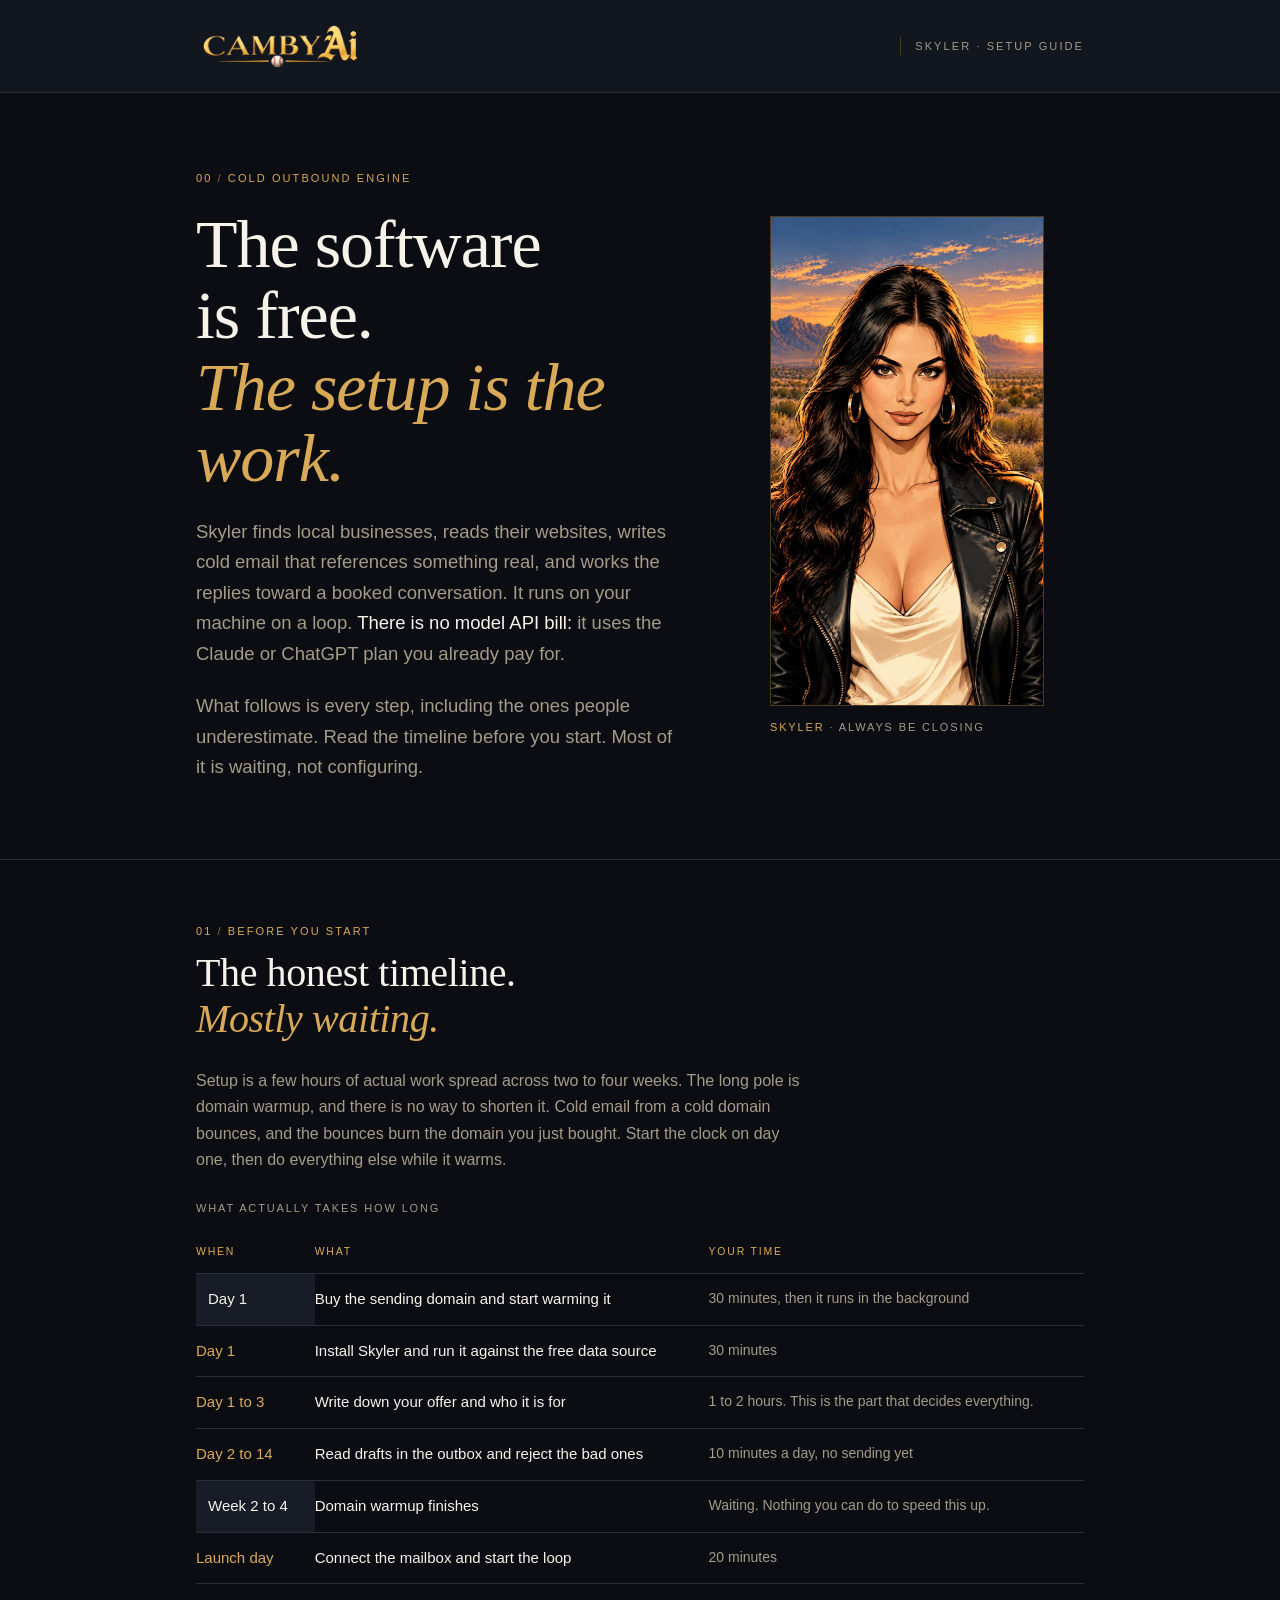
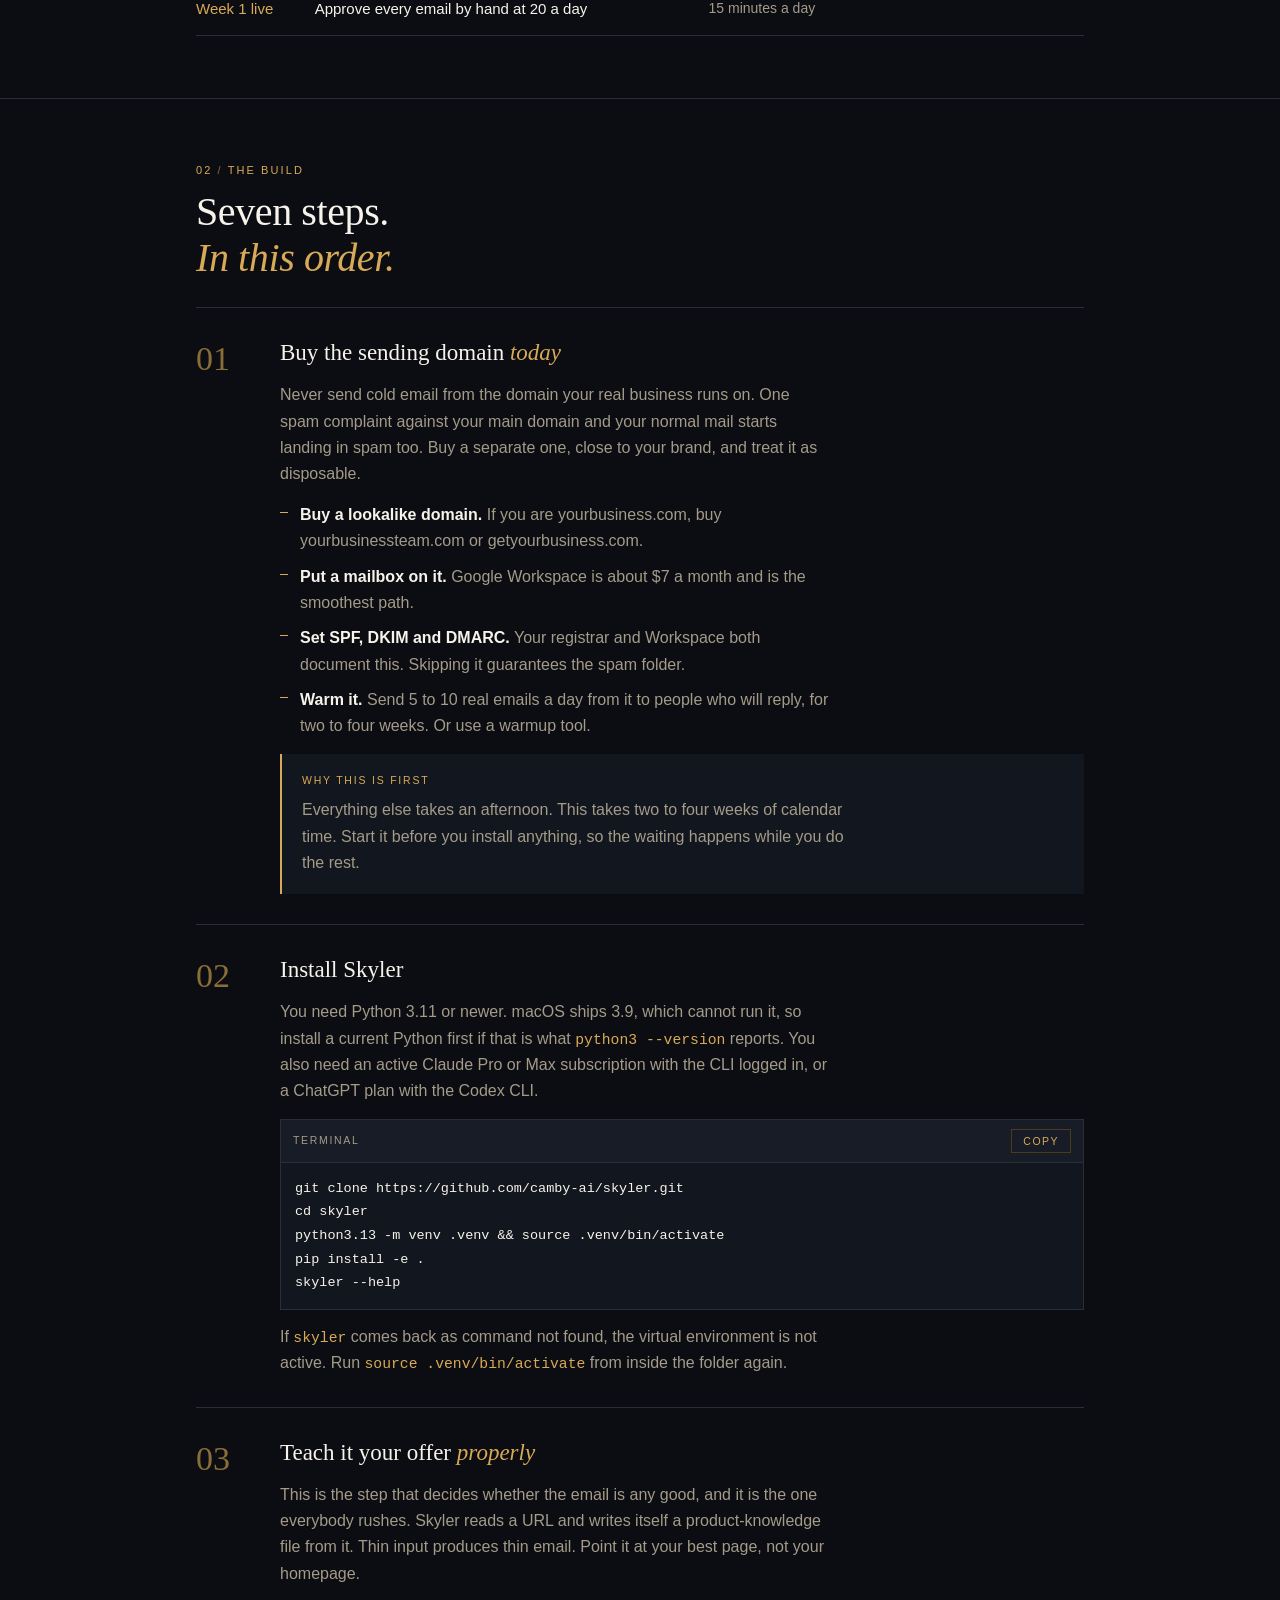
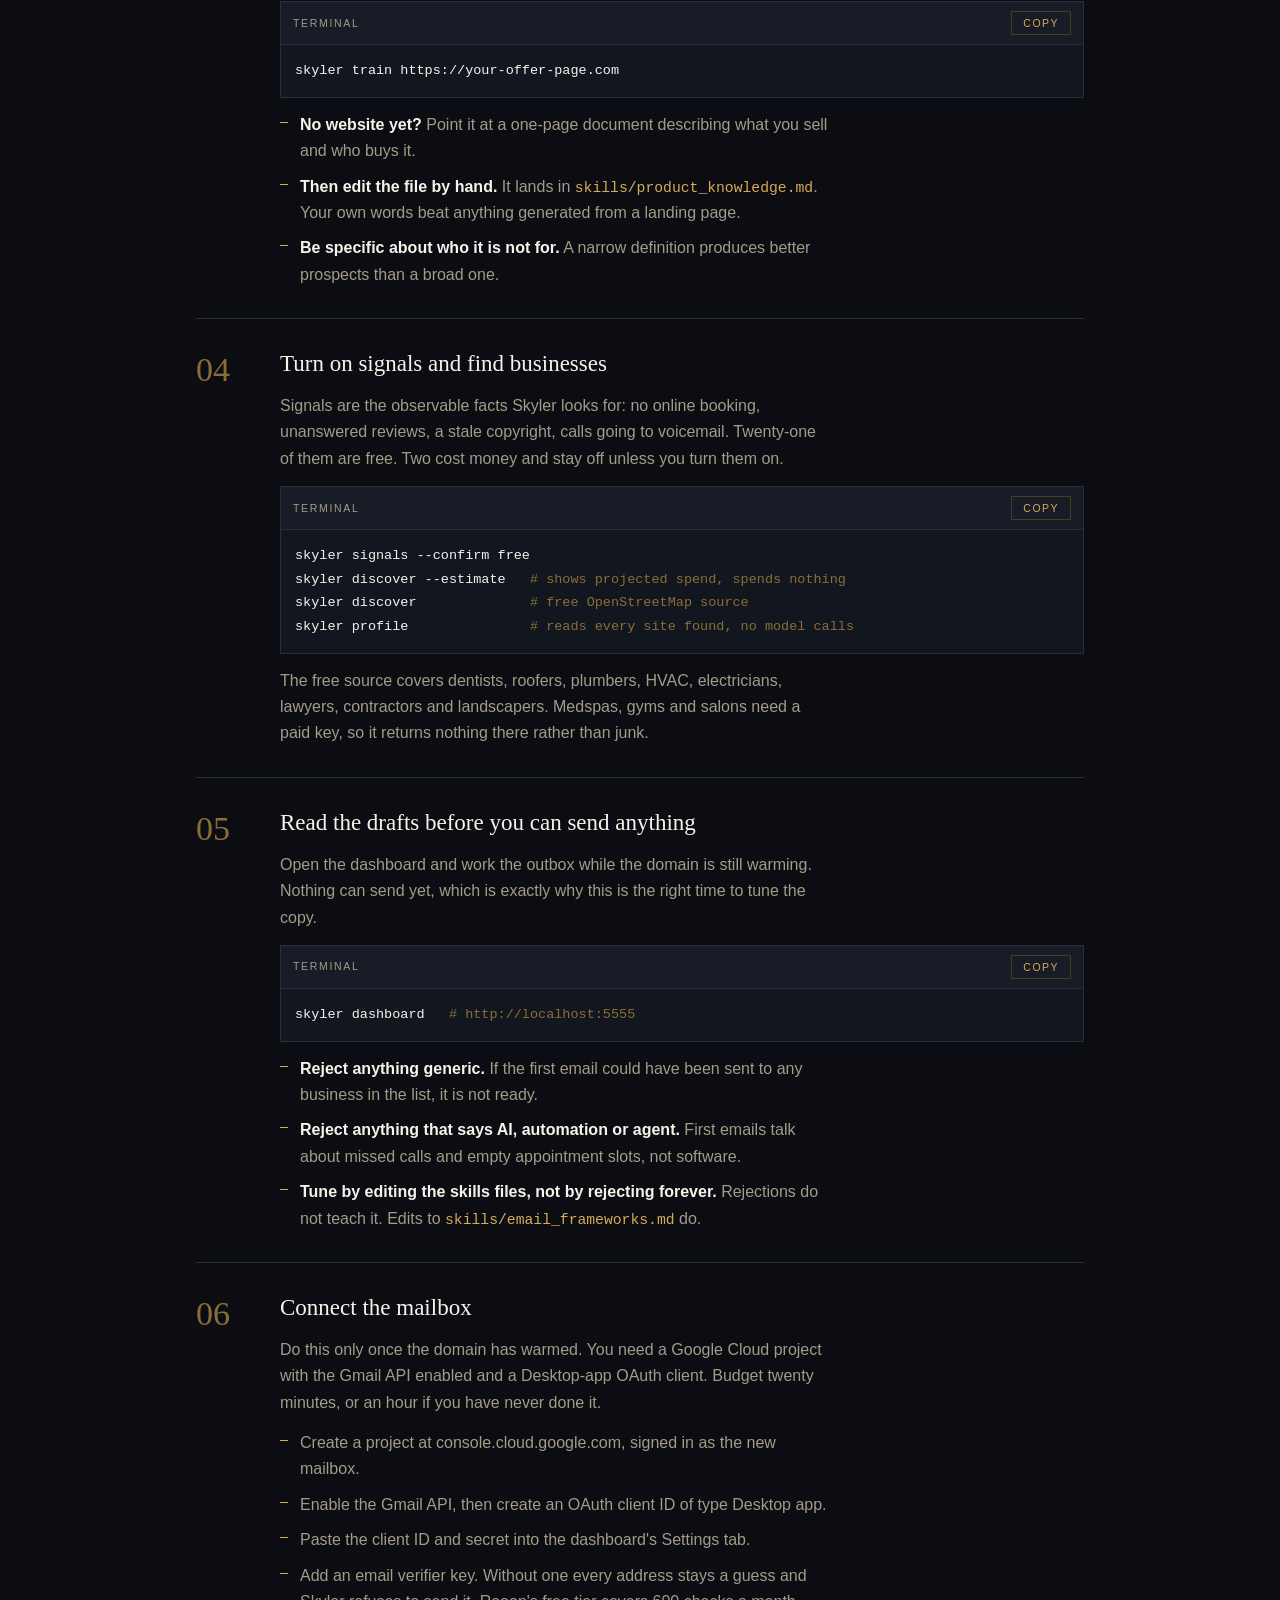
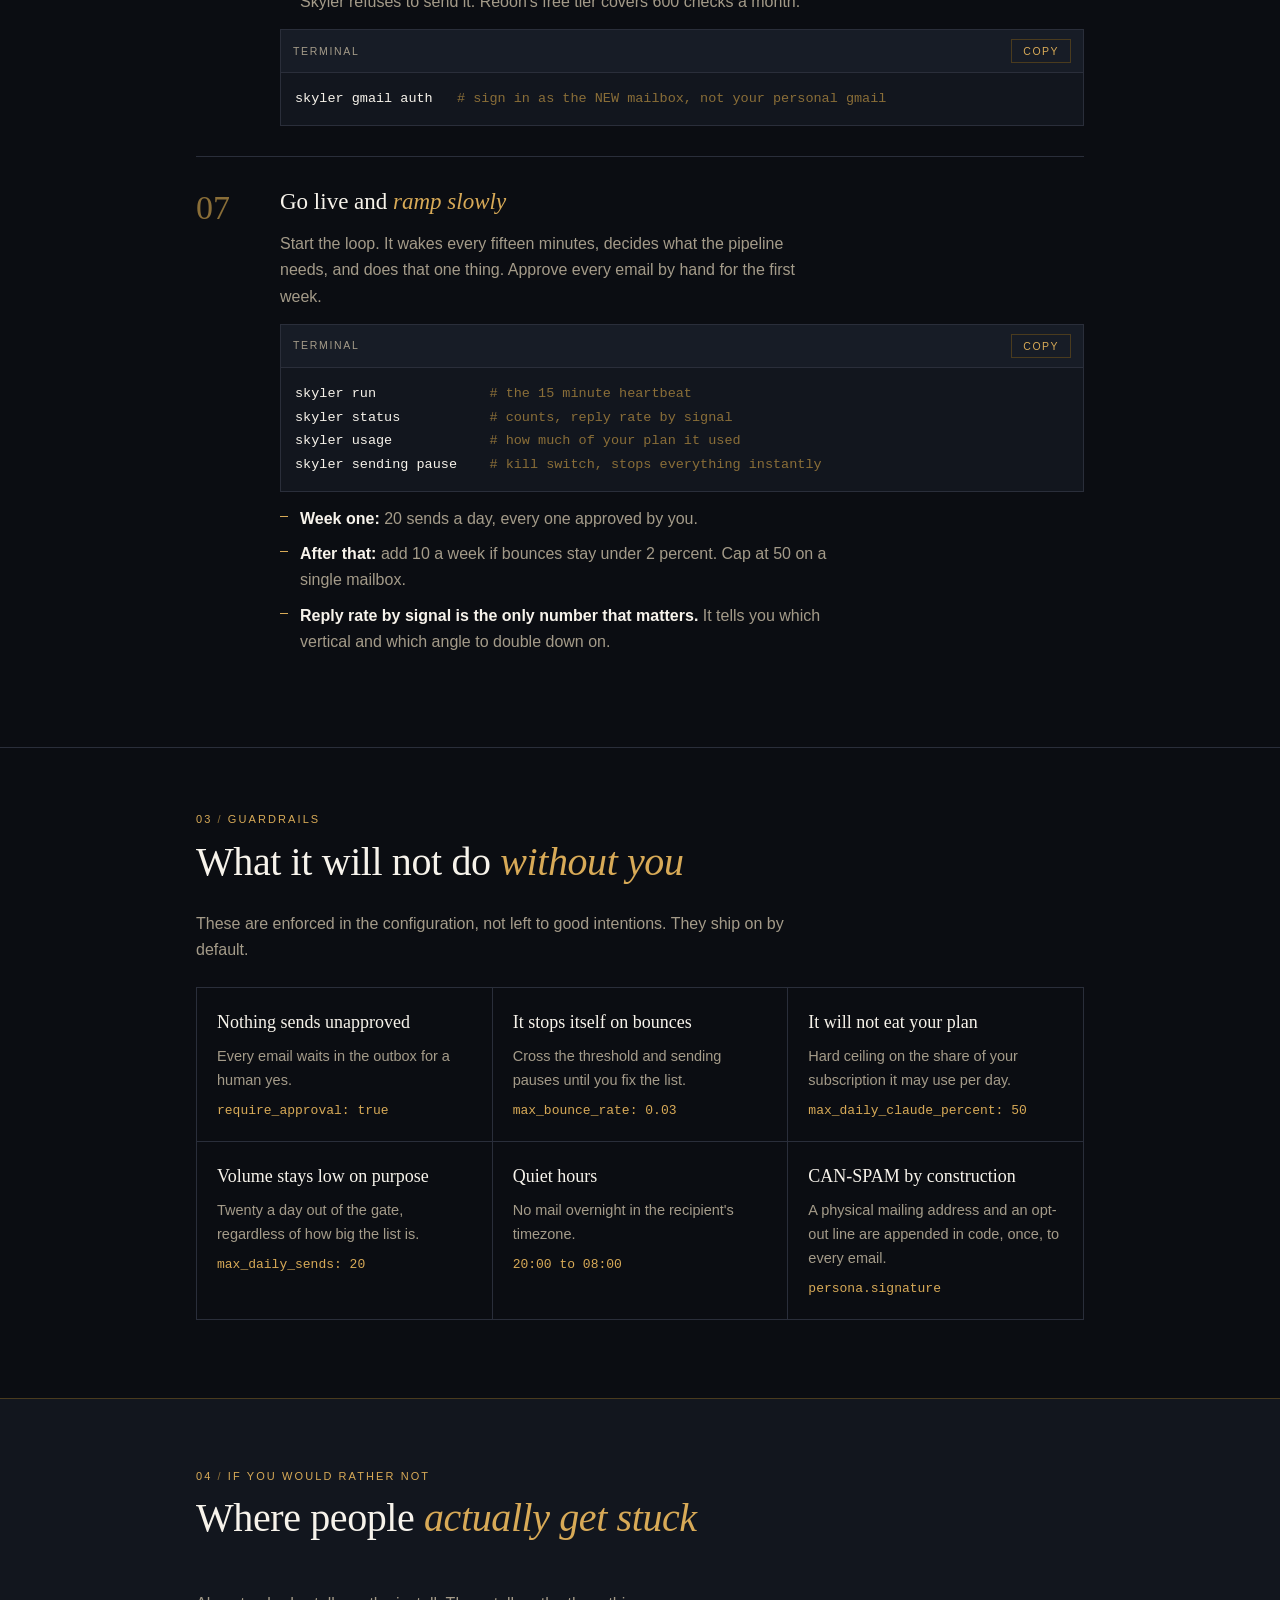
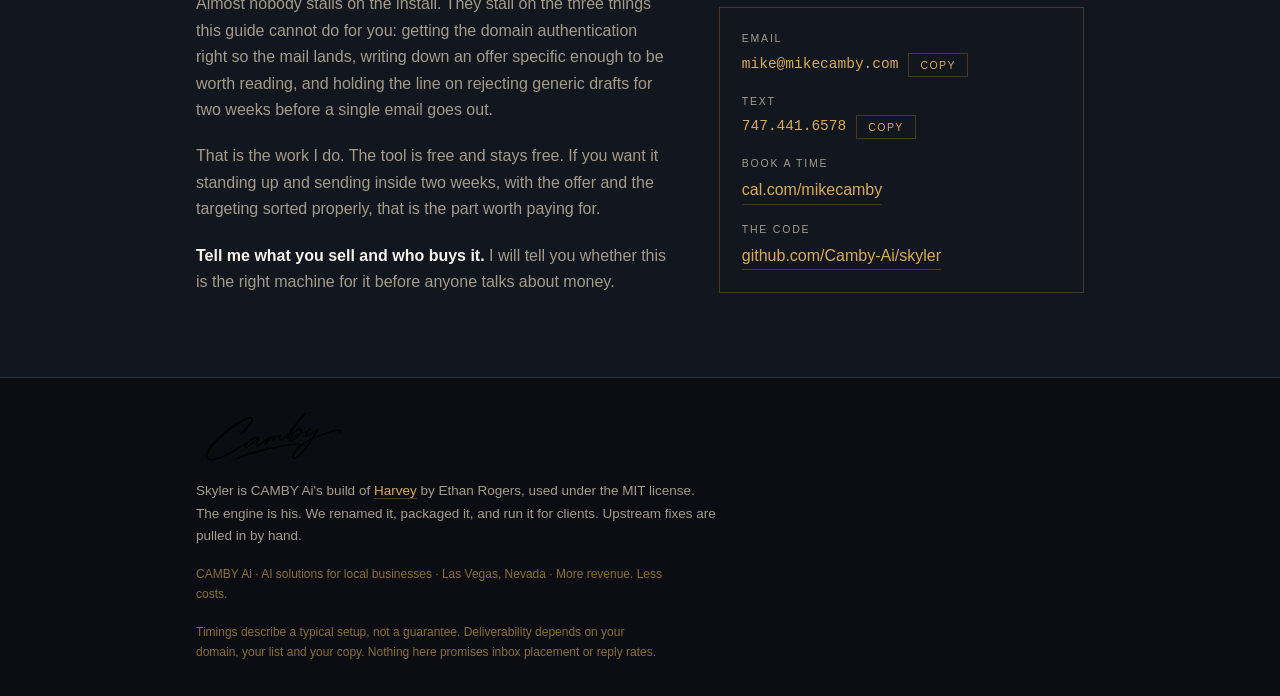
<file: docs/index.html>
<!doctype html>
<html lang="en">
<head>
<meta charset="utf-8">
<meta name="viewport" content="width=device-width, initial-scale=1, viewport-fit=cover">
<title>Skyler Setup Guide &middot; CAMBY Ai</title>
<meta name="description" content="Install Skyler free, then do the part that actually takes work. The full setup guide from CAMBY Ai: the real two to four week timeline, every command in order, and the guardrails that keep it from sending anything you have not approved.">
<meta name="theme-color" content="#0B0D12">
<link rel="icon" href="camby-ai-logo-web.png">
<meta property="og:type" content="website">
<meta property="og:site_name" content="CAMBY Ai">
<meta property="og:title" content="Skyler Setup Guide">
<meta property="og:description" content="Install Skyler free, then do the part that actually takes work. The full setup guide from CAMBY Ai: the real two to four week timeline, every command in order, and the guardrails that keep it from sending anything you have not approved.">
<meta property="og:url" content="https://skyler.mikecamby.com/">
<meta property="og:image" content="https://skyler.mikecamby.com/skyler-avatar.png">
<meta property="og:image:width" content="502">
<meta property="og:image:height" content="900">
<meta name="twitter:card" content="summary_large_image">
<meta name="twitter:title" content="Skyler Setup Guide">
<meta name="twitter:description" content="Install Skyler free, then do the part that actually takes work. The full setup guide from CAMBY Ai: the real two to four week timeline, every command in order, and the guardrails that keep it from sending anything you have not approved.">
<meta name="twitter:image" content="https://skyler.mikecamby.com/skyler-avatar.png">
</head>
<body>
<style>
  /* Layout: single column, left-aligned. Gold hairline rules separate numbered
     sections, mirroring the CAMBY Ai site's "01 / SECTION" structure. */
  :root {
    --bg:        #0B0D12;
    --panel:     #12161E;
    --panel-2:   #171C26;
    --line:      #2A2E3A;
    --line-gold: #4A3B1E;
    --gold:      #D8AA57;
    --gold-dim:  #8A6E38;
    --text:      #F7F3EB;
    --muted:     #A49B89;
    --ink:       #17191D;
    --font-head: Georgia, "Times New Roman", serif;
    --font-body: Arial, Helvetica, sans-serif;
    --font-mono: "SF Mono", ui-monospace, Menlo, Consolas, monospace;
    color-scheme: dark;
  }

  * { box-sizing: border-box; }

  body {
    background: var(--bg);
    color: var(--text);
    font-family: var(--font-body);
    font-size: 16px;
    line-height: 1.65;
    margin: 0;
    -webkit-font-smoothing: antialiased;
  }

  .wrap {
    max-width: 920px;
    margin: 0 auto;
    padding-left: max(16px, env(safe-area-inset-left, 0px));
    padding-right: max(16px, env(safe-area-inset-right, 0px));
  }

  h1, h2, h3, h4 { font-family: var(--font-head); font-weight: normal; text-wrap: balance; margin: 0; }
  h1 { font-size: clamp(38px, 7vw, 68px); line-height: 1.05; letter-spacing: -0.015em; }
  h2 { font-size: clamp(27px, 4.4vw, 40px); line-height: 1.15; letter-spacing: -0.01em; }
  h3 { font-size: clamp(19px, 2.4vw, 23px); line-height: 1.3; }
  h1 em, h2 em { color: var(--gold); font-style: italic; }
  p { margin: 0; }

  .eyebrow {
    font-family: var(--font-body);
    font-size: 11px;
    letter-spacing: 0.19em;
    text-transform: uppercase;
    color: var(--gold);
    margin: 0;
  }
  .eyebrow .sep { color: var(--gold-dim); }

  /* ---------- masthead ---------- */
  .masthead {
    border-bottom: 1px solid var(--line);
    background: var(--panel);
  }
  .masthead .wrap {
    display: flex; align-items: center; justify-content: space-between;
    gap: 16px; flex-wrap: wrap; padding-block: 18px;
  }
  .masthead img { width: 168px; height: auto; display: block; }
  .masthead .tag {
    font-size: 11px; letter-spacing: 0.19em; text-transform: uppercase;
    color: var(--muted); border-left: 1px solid var(--line-gold); padding-left: 14px;
  }

  /* ---------- hero ---------- */
  .hero .wrap { padding-block: clamp(40px, 7vw, 76px); }
  .hero-grid { display: grid; grid-template-columns: 1.35fr 1fr; gap: clamp(28px, 5vw, 56px); align-items: center; }
  .hero-copy { display: flex; flex-direction: column; gap: 22px; min-width: 0; }
  .lede { font-size: clamp(16px, 1.9vw, 18.5px); color: var(--muted); max-width: 54ch; }
  .lede strong { color: var(--text); font-weight: normal; }

  .portrait { position: relative; min-width: 0; }
  .portrait img { width: 100%; max-width: 100%; height: auto; display: block; border: 1px solid var(--line-gold); }
  .portrait figcaption {
    margin-top: 12px; font-size: 11px; letter-spacing: 0.17em;
    text-transform: uppercase; color: var(--muted);
  }
  .portrait figcaption b { color: var(--gold); font-weight: normal; }

  .facts { display: flex; flex-wrap: wrap; gap: 0; border-top: 1px solid var(--line); border-bottom: 1px solid var(--line); }
  .fact { flex: 1 1 150px; min-width: 0; padding: 16px 18px 16px 0; }
  .fact + .fact { border-left: 1px solid var(--line); padding-left: 18px; }
  .fact dt { font-size: 10.5px; letter-spacing: 0.17em; text-transform: uppercase; color: var(--muted); }
  .fact dd { margin: 5px 0 0; font-family: var(--font-head); font-size: 21px; color: var(--gold); }

  /* ---------- sections ---------- */
  section { border-top: 1px solid var(--line); }
  section .wrap { padding-block: clamp(36px, 5.5vw, 62px); }
  .sec-head { display: flex; flex-direction: column; gap: 10px; margin-bottom: 26px; }
  .sec-body { display: flex; flex-direction: column; gap: 20px; max-width: 68ch; }
  .sec-body p { color: var(--muted); }
  .sec-body p strong { color: var(--text); font-weight: bold; }

  /* ---------- timeline table ---------- */
  .scroll-x { overflow-x: auto; }
  table { border-collapse: collapse; width: 100%; min-width: 440px; font-size: 15px; }
  caption {
    text-align: left; font-size: 11px; letter-spacing: 0.17em; text-transform: uppercase;
    color: var(--muted); padding-bottom: 12px;
  }
  th, td { text-align: left; padding: 13px 16px 13px 0; border-bottom: 1px solid var(--line); vertical-align: top; }
  th { font-family: var(--font-body); font-size: 10.5px; letter-spacing: 0.17em; text-transform: uppercase; color: var(--gold); font-weight: normal; }
  td.when { color: var(--gold); white-space: nowrap; font-variant-numeric: tabular-nums; }
  td.what { color: var(--text); }
  td.note { color: var(--muted); font-size: 14px; }
  tr.heavy td.when { color: var(--text); background: var(--panel-2); padding-left: 12px; }

  /* ---------- steps ---------- */
  .step { display: grid; grid-template-columns: 62px 1fr; gap: 0 22px; padding-block: 30px; border-top: 1px solid var(--line); }
  .step:first-of-type { border-top: 0; }
  .step-num { font-family: var(--font-head); font-size: 34px; color: var(--gold-dim); line-height: 1; padding-top: 4px; font-variant-numeric: tabular-nums; }
  .step-body { min-width: 0; display: flex; flex-direction: column; gap: 14px; }
  .step-body > p { color: var(--muted); max-width: 62ch; }
  .step-body h3 em { color: var(--gold); font-style: italic; }

  ul.ticks { list-style: none; margin: 0; padding: 0; display: flex; flex-direction: column; gap: 9px; }
  ul.ticks li { position: relative; padding-left: 20px; color: var(--muted); max-width: 62ch; }
  ul.ticks li::before { content: ""; position: absolute; left: 0; top: 10px; width: 8px; height: 1px; background: var(--gold); }
  ul.ticks li b { color: var(--text); font-weight: bold; }

  /* ---------- code ---------- */
  .code { border: 1px solid var(--line); background: var(--panel); }
  .code-top {
    display: flex; align-items: center; justify-content: space-between; gap: 12px;
    padding: 9px 12px; border-bottom: 1px solid var(--line); background: var(--panel-2);
  }
  .code-top span { font-size: 10.5px; letter-spacing: 0.16em; text-transform: uppercase; color: var(--muted); }
  .copy {
    font-family: var(--font-body); font-size: 10.5px; letter-spacing: 0.14em; text-transform: uppercase;
    background: transparent; color: var(--gold); border: 1px solid var(--line-gold);
    padding: 5px 11px; cursor: pointer;
  }
  .copy:hover { background: var(--gold); color: var(--ink); border-color: var(--gold); }
  .copy:focus-visible { outline: 2px solid var(--gold); outline-offset: 2px; }
  pre { margin: 0; padding: 14px; overflow-x: auto; font-family: var(--font-mono); font-size: 13.5px; line-height: 1.75; color: var(--text); }
  pre .c { color: var(--gold-dim); }
  code { font-family: var(--font-mono); font-size: 0.92em; color: var(--gold); }

  /* ---------- callout ---------- */
  .callout { border-left: 2px solid var(--gold); background: var(--panel); padding: 18px 20px; display: flex; flex-direction: column; gap: 8px; }
  .callout .k { font-size: 10.5px; letter-spacing: 0.17em; text-transform: uppercase; color: var(--gold); }
  .callout p { color: var(--muted); max-width: 62ch; }

  /* ---------- guardrails ---------- */
  .rails { display: grid; grid-template-columns: repeat(auto-fit, minmax(230px, 1fr)); gap: 1px; background: var(--line); border: 1px solid var(--line); }
  .rail { background: var(--bg); padding: 20px; display: flex; flex-direction: column; gap: 7px; min-width: 0; }
  .rail dt { font-family: var(--font-head); font-size: 18px; color: var(--text); }
  .rail dd { margin: 0; color: var(--muted); font-size: 14.5px; }
  .rail .val { color: var(--gold); font-family: var(--font-mono); font-size: 13px; }

  /* ---------- cta ---------- */
  .cta { background: var(--panel); border-top: 1px solid var(--line-gold); }
  .cta .wrap { padding-block: clamp(40px, 6vw, 68px); display: flex; flex-direction: column; gap: 24px; }
  .cta-grid { display: grid; grid-template-columns: 1.3fr 1fr; gap: clamp(24px, 4vw, 48px); align-items: start; }
  .contact { border: 1px solid var(--line-gold); padding: 22px; display: flex; flex-direction: column; gap: 16px; min-width: 0; }
  .contact .row { display: flex; flex-direction: column; gap: 5px; min-width: 0; }
  .contact .row dt { font-size: 10.5px; letter-spacing: 0.17em; text-transform: uppercase; color: var(--muted); }
  .contact .row dd { margin: 0; display: flex; align-items: center; gap: 10px; flex-wrap: wrap; min-width: 0; }
  .contact .v { font-family: var(--font-mono); font-size: 14.5px; color: var(--gold); word-break: break-all; }
  a { color: var(--gold); text-decoration: none; border-bottom: 1px solid var(--line-gold); }
  a:hover { border-bottom-color: var(--gold); }
  a:focus-visible { outline: 2px solid var(--gold); outline-offset: 2px; }

  /* ---------- footer ---------- */
  footer { border-top: 1px solid var(--line); }
  footer .wrap { padding-block: 34px; display: flex; flex-direction: column; gap: 18px; }
  footer img.sig { width: 150px; height: auto; opacity: 0.85; }
  footer p { font-size: 13.5px; color: var(--muted); max-width: 70ch; }
  .fine { font-size: 12px; color: var(--gold-dim); }

  @media (max-width: 760px) {
    .hero-grid, .cta-grid { grid-template-columns: 1fr; }
    .portrait { max-width: 340px; }
    .step { grid-template-columns: 1fr; gap: 12px; }
    .step-num { font-size: 26px; padding-top: 0; }
    .fact + .fact { border-left: 0; padding-left: 0; }
  }
  @media (prefers-reduced-motion: reduce) { * { transition: none !important; animation: none !important; } }
</style>

<header class="masthead">
  <div class="wrap">
    <img src="camby-ai-logo-web.png" alt="CAMBY Ai">
    <div class="tag">Skyler &middot; Setup Guide</div>
  </div>
</header>

<div class="hero">
  <div class="wrap">
    <div class="hero-grid">
      <div class="hero-copy">
        <p class="eyebrow">00 <span class="sep">/</span> Cold outbound engine</p>
        <h1>The software is free.<br><em>The setup is the work.</em></h1>
        <p class="lede">Skyler finds local businesses, reads their websites, writes cold email that references
          something real, and works the replies toward a booked conversation. It runs on your machine on a
          loop. <strong>There is no model API bill:</strong> it uses the Claude or ChatGPT plan you already pay for.</p>
        <p class="lede">What follows is every step, including the ones people underestimate. Read the timeline
          before you start. Most of it is waiting, not configuring.</p>
      </div>
      <figure class="portrait">
        <img src="skyler-avatar.png" alt="Skyler, the CAMBY Ai cold outbound agent">
        <figcaption><b>Skyler</b> &middot; Always Be Closing</figcaption>
      </figure>
    </div>
  </div>
</div>

<section>
  <div class="wrap">
    <div class="sec-head">
      <p class="eyebrow">01 <span class="sep">/</span> Before you start</p>
      <h2>The honest timeline.<br><em>Mostly waiting.</em></h2>
    </div>
    <div class="sec-body">
      <p>Setup is a few hours of actual work spread across two to four weeks. The long pole is domain warmup,
        and there is no way to shorten it. Cold email from a cold domain bounces, and the bounces burn the
        domain you just bought. Start the clock on day one, then do everything else while it warms.</p>
    </div>
    <div class="scroll-x" style="margin-top:26px">
      <table>
        <caption>What actually takes how long</caption>
        <thead>
          <tr><th scope="col">When</th><th scope="col">What</th><th scope="col">Your time</th></tr>
        </thead>
        <tbody>
          <tr class="heavy">
            <td class="when">Day 1</td>
            <td class="what">Buy the sending domain and start warming it</td>
            <td class="note">30 minutes, then it runs in the background</td>
          </tr>
          <tr>
            <td class="when">Day 1</td>
            <td class="what">Install Skyler and run it against the free data source</td>
            <td class="note">30 minutes</td>
          </tr>
          <tr>
            <td class="when">Day 1 to 3</td>
            <td class="what">Write down your offer and who it is for</td>
            <td class="note">1 to 2 hours. This is the part that decides everything.</td>
          </tr>
          <tr>
            <td class="when">Day 2 to 14</td>
            <td class="what">Read drafts in the outbox and reject the bad ones</td>
            <td class="note">10 minutes a day, no sending yet</td>
          </tr>
          <tr class="heavy">
            <td class="when">Week 2 to 4</td>
            <td class="what">Domain warmup finishes</td>
            <td class="note">Waiting. Nothing you can do to speed this up.</td>
          </tr>
          <tr>
            <td class="when">Launch day</td>
            <td class="what">Connect the mailbox and start the loop</td>
            <td class="note">20 minutes</td>
          </tr>
          <tr>
            <td class="when">Week 1 live</td>
            <td class="what">Approve every email by hand at 20 a day</td>
            <td class="note">15 minutes a day</td>
          </tr>
        </tbody>
      </table>
    </div>
  </div>
</section>

<section>
  <div class="wrap">
    <div class="sec-head">
      <p class="eyebrow">02 <span class="sep">/</span> The build</p>
      <h2>Seven steps.<br><em>In this order.</em></h2>
    </div>

    <div class="step">
      <div class="step-num">01</div>
      <div class="step-body">
        <h3>Buy the sending domain <em>today</em></h3>
        <p>Never send cold email from the domain your real business runs on. One spam complaint against your
          main domain and your normal mail starts landing in spam too. Buy a separate one, close to your brand,
          and treat it as disposable.</p>
        <ul class="ticks">
          <li><b>Buy a lookalike domain.</b> If you are yourbusiness.com, buy yourbusinessteam.com or getyourbusiness.com.</li>
          <li><b>Put a mailbox on it.</b> Google Workspace is about $7 a month and is the smoothest path.</li>
          <li><b>Set SPF, DKIM and DMARC.</b> Your registrar and Workspace both document this. Skipping it guarantees the spam folder.</li>
          <li><b>Warm it.</b> Send 5 to 10 real emails a day from it to people who will reply, for two to four weeks. Or use a warmup tool.</li>
        </ul>
        <div class="callout">
          <span class="k">Why this is first</span>
          <p>Everything else takes an afternoon. This takes two to four weeks of calendar time. Start it before
            you install anything, so the waiting happens while you do the rest.</p>
        </div>
      </div>
    </div>

    <div class="step">
      <div class="step-num">02</div>
      <div class="step-body">
        <h3>Install Skyler</h3>
        <p>You need Python 3.11 or newer. macOS ships 3.9, which cannot run it, so install a current Python
          first if that is what <code>python3 --version</code> reports. You also need an active Claude Pro or Max
          subscription with the CLI logged in, or a ChatGPT plan with the Codex CLI.</p>
        <div class="code">
          <div class="code-top"><span>Terminal</span><button class="copy" type="button">Copy</button></div>
<pre>git clone https://github.com/camby-ai/skyler.git
cd skyler
python3.13 -m venv .venv &amp;&amp; source .venv/bin/activate
pip install -e .
skyler --help</pre>
        </div>
        <p>If <code>skyler</code> comes back as command not found, the virtual environment is not active. Run
          <code>source .venv/bin/activate</code> from inside the folder again.</p>
      </div>
    </div>

    <div class="step">
      <div class="step-num">03</div>
      <div class="step-body">
        <h3>Teach it your offer <em>properly</em></h3>
        <p>This is the step that decides whether the email is any good, and it is the one everybody rushes.
          Skyler reads a URL and writes itself a product-knowledge file from it. Thin input produces thin email.
          Point it at your best page, not your homepage.</p>
        <div class="code">
          <div class="code-top"><span>Terminal</span><button class="copy" type="button">Copy</button></div>
<pre>skyler train https://your-offer-page.com</pre>
        </div>
        <ul class="ticks">
          <li><b>No website yet?</b> Point it at a one-page document describing what you sell and who buys it.</li>
          <li><b>Then edit the file by hand.</b> It lands in <code>skills/product_knowledge.md</code>. Your own words beat anything generated from a landing page.</li>
          <li><b>Be specific about who it is not for.</b> A narrow definition produces better prospects than a broad one.</li>
        </ul>
      </div>
    </div>

    <div class="step">
      <div class="step-num">04</div>
      <div class="step-body">
        <h3>Turn on signals and find businesses</h3>
        <p>Signals are the observable facts Skyler looks for: no online booking, unanswered reviews, a stale
          copyright, calls going to voicemail. Twenty-one of them are free. Two cost money and stay off unless
          you turn them on.</p>
        <div class="code">
          <div class="code-top"><span>Terminal</span><button class="copy" type="button">Copy</button></div>
<pre>skyler signals --confirm free
skyler discover --estimate   <span class="c"># shows projected spend, spends nothing</span>
skyler discover              <span class="c"># free OpenStreetMap source</span>
skyler profile               <span class="c"># reads every site found, no model calls</span></pre>
        </div>
        <p>The free source covers dentists, roofers, plumbers, HVAC, electricians, lawyers, contractors and
          landscapers. Medspas, gyms and salons need a paid key, so it returns nothing there rather than junk.</p>
      </div>
    </div>

    <div class="step">
      <div class="step-num">05</div>
      <div class="step-body">
        <h3>Read the drafts before you can send anything</h3>
        <p>Open the dashboard and work the outbox while the domain is still warming. Nothing can send yet,
          which is exactly why this is the right time to tune the copy.</p>
        <div class="code">
          <div class="code-top"><span>Terminal</span><button class="copy" type="button">Copy</button></div>
<pre>skyler dashboard   <span class="c"># http://localhost:5555</span></pre>
        </div>
        <ul class="ticks">
          <li><b>Reject anything generic.</b> If the first email could have been sent to any business in the list, it is not ready.</li>
          <li><b>Reject anything that says AI, automation or agent.</b> First emails talk about missed calls and empty appointment slots, not software.</li>
          <li><b>Tune by editing the skills files, not by rejecting forever.</b> Rejections do not teach it. Edits to <code>skills/email_frameworks.md</code> do.</li>
        </ul>
      </div>
    </div>

    <div class="step">
      <div class="step-num">06</div>
      <div class="step-body">
        <h3>Connect the mailbox</h3>
        <p>Do this only once the domain has warmed. You need a Google Cloud project with the Gmail API enabled
          and a Desktop-app OAuth client. Budget twenty minutes, or an hour if you have never done it.</p>
        <ul class="ticks">
          <li>Create a project at console.cloud.google.com, signed in as the new mailbox.</li>
          <li>Enable the Gmail API, then create an OAuth client ID of type Desktop app.</li>
          <li>Paste the client ID and secret into the dashboard's Settings tab.</li>
          <li>Add an email verifier key. Without one every address stays a guess and Skyler refuses to send it. Reoon's free tier covers 600 checks a month.</li>
        </ul>
        <div class="code">
          <div class="code-top"><span>Terminal</span><button class="copy" type="button">Copy</button></div>
<pre>skyler gmail auth   <span class="c"># sign in as the NEW mailbox, not your personal gmail</span></pre>
        </div>
      </div>
    </div>

    <div class="step">
      <div class="step-num">07</div>
      <div class="step-body">
        <h3>Go live and <em>ramp slowly</em></h3>
        <p>Start the loop. It wakes every fifteen minutes, decides what the pipeline needs, and does that one
          thing. Approve every email by hand for the first week.</p>
        <div class="code">
          <div class="code-top"><span>Terminal</span><button class="copy" type="button">Copy</button></div>
<pre>skyler run              <span class="c"># the 15 minute heartbeat</span>
skyler status           <span class="c"># counts, reply rate by signal</span>
skyler usage            <span class="c"># how much of your plan it used</span>
skyler sending pause    <span class="c"># kill switch, stops everything instantly</span></pre>
        </div>
        <ul class="ticks">
          <li><b>Week one:</b> 20 sends a day, every one approved by you.</li>
          <li><b>After that:</b> add 10 a week if bounces stay under 2 percent. Cap at 50 on a single mailbox.</li>
          <li><b>Reply rate by signal is the only number that matters.</b> It tells you which vertical and which angle to double down on.</li>
        </ul>
      </div>
    </div>
  </div>
</section>

<section>
  <div class="wrap">
    <div class="sec-head">
      <p class="eyebrow">03 <span class="sep">/</span> Guardrails</p>
      <h2>What it will not do <em>without you</em></h2>
    </div>
    <div class="sec-body" style="margin-bottom:24px">
      <p>These are enforced in the configuration, not left to good intentions. They ship on by default.</p>
    </div>
    <dl class="rails">
      <div class="rail">
        <dt>Nothing sends unapproved</dt>
        <dd>Every email waits in the outbox for a human yes.</dd>
        <dd class="val">require_approval: true</dd>
      </div>
      <div class="rail">
        <dt>It stops itself on bounces</dt>
        <dd>Cross the threshold and sending pauses until you fix the list.</dd>
        <dd class="val">max_bounce_rate: 0.03</dd>
      </div>
      <div class="rail">
        <dt>It will not eat your plan</dt>
        <dd>Hard ceiling on the share of your subscription it may use per day.</dd>
        <dd class="val">max_daily_claude_percent: 50</dd>
      </div>
      <div class="rail">
        <dt>Volume stays low on purpose</dt>
        <dd>Twenty a day out of the gate, regardless of how big the list is.</dd>
        <dd class="val">max_daily_sends: 20</dd>
      </div>
      <div class="rail">
        <dt>Quiet hours</dt>
        <dd>No mail overnight in the recipient's timezone.</dd>
        <dd class="val">20:00 to 08:00</dd>
      </div>
      <div class="rail">
        <dt>CAN-SPAM by construction</dt>
        <dd>A physical mailing address and an opt-out line are appended in code, once, to every email.</dd>
        <dd class="val">persona.signature</dd>
      </div>
    </dl>
  </div>
</section>

<div class="cta">
  <div class="wrap">
    <div class="sec-head">
      <p class="eyebrow">04 <span class="sep">/</span> If you would rather not</p>
      <h2>Where people <em>actually get stuck</em></h2>
    </div>
    <div class="cta-grid">
      <div class="sec-body">
        <p>Almost nobody stalls on the install. They stall on the three things this guide cannot do for you:
          getting the domain authentication right so the mail lands, writing down an offer specific enough to
          be worth reading, and holding the line on rejecting generic drafts for two weeks before a single
          email goes out.</p>
        <p>That is the work I do. The tool is free and stays free. If you want it standing up and sending
          inside two weeks, with the offer and the targeting sorted properly, that is the part worth paying
          for.</p>
        <p><strong>Tell me what you sell and who buys it.</strong> I will tell you whether this is the right
          machine for it before anyone talks about money.</p>
      </div>
      <dl class="contact">
        <div class="row">
          <dt>Email</dt>
          <dd><span class="v" id="v-email">mike@mikecamby.com</span>
            <button class="copy" type="button" data-copy="mike@mikecamby.com">Copy</button></dd>
        </div>
        <div class="row">
          <dt>Text</dt>
          <dd><span class="v" id="v-phone">747.441.6578</span>
            <button class="copy" type="button" data-copy="747.441.6578">Copy</button></dd>
        </div>
        <div class="row">
          <dt>Book a time</dt>
          <dd><a href="https://cal.com/mikecamby">cal.com/mikecamby</a></dd>
        </div>
        <div class="row">
          <dt>The code</dt>
          <dd><a href="https://github.com/Camby-Ai/skyler">github.com/Camby-Ai/skyler</a></dd>
        </div>
      </dl>
    </div>
  </div>
</div>

<footer>
  <div class="wrap">
    <img class="sig" src="camby-signature-web.png" alt="Camby">
    <p>Skyler is CAMBY Ai's build of <a href="https://github.com/ethanplusai/harvey">Harvey</a> by Ethan Rogers,
      used under the MIT license. The engine is his. We renamed it, packaged it, and run it for clients.
      Upstream fixes are pulled in by hand.</p>
    <p class="fine">CAMBY Ai &middot; AI solutions for local businesses &middot; Las Vegas, Nevada &middot; More revenue. Less costs.</p>
    <p class="fine">Timings describe a typical setup, not a guarantee. Deliverability depends on your domain,
      your list and your copy. Nothing here promises inbox placement or reply rates.</p>
  </div>
</footer>

<script>
  document.querySelectorAll(".copy").forEach(function (btn) {
    btn.addEventListener("click", function () {
      var text = btn.dataset.copy;
      if (!text) {
        var block = btn.closest(".code");
        var pre = block && block.querySelector("pre");
        if (!pre) return;
        text = pre.innerText.replace(/[ \t]*#.*$/gm, "").trim();
      }
      var done = function () {
        var prev = btn.textContent;
        btn.textContent = "Copied";
        setTimeout(function () { btn.textContent = prev; }, 1400);
      };
      try {
        navigator.clipboard.writeText(text).then(done, function () { select(btn, text); });
      } catch (e) {
        select(btn, text);
      }
    });
  });

  function select(btn, text) {
    var holder = btn.closest(".code") || btn.parentElement;
    var target = holder && (holder.querySelector("pre") || holder.querySelector(".v"));
    if (!target) return;
    var range = document.createRange();
    range.selectNodeContents(target);
    var sel = window.getSelection();
    sel.removeAllRanges();
    sel.addRange(range);
    btn.textContent = "Select and copy";
    setTimeout(function () { btn.textContent = "Copy"; }, 2200);
  }
</script>

</body>
</html>
</file>
